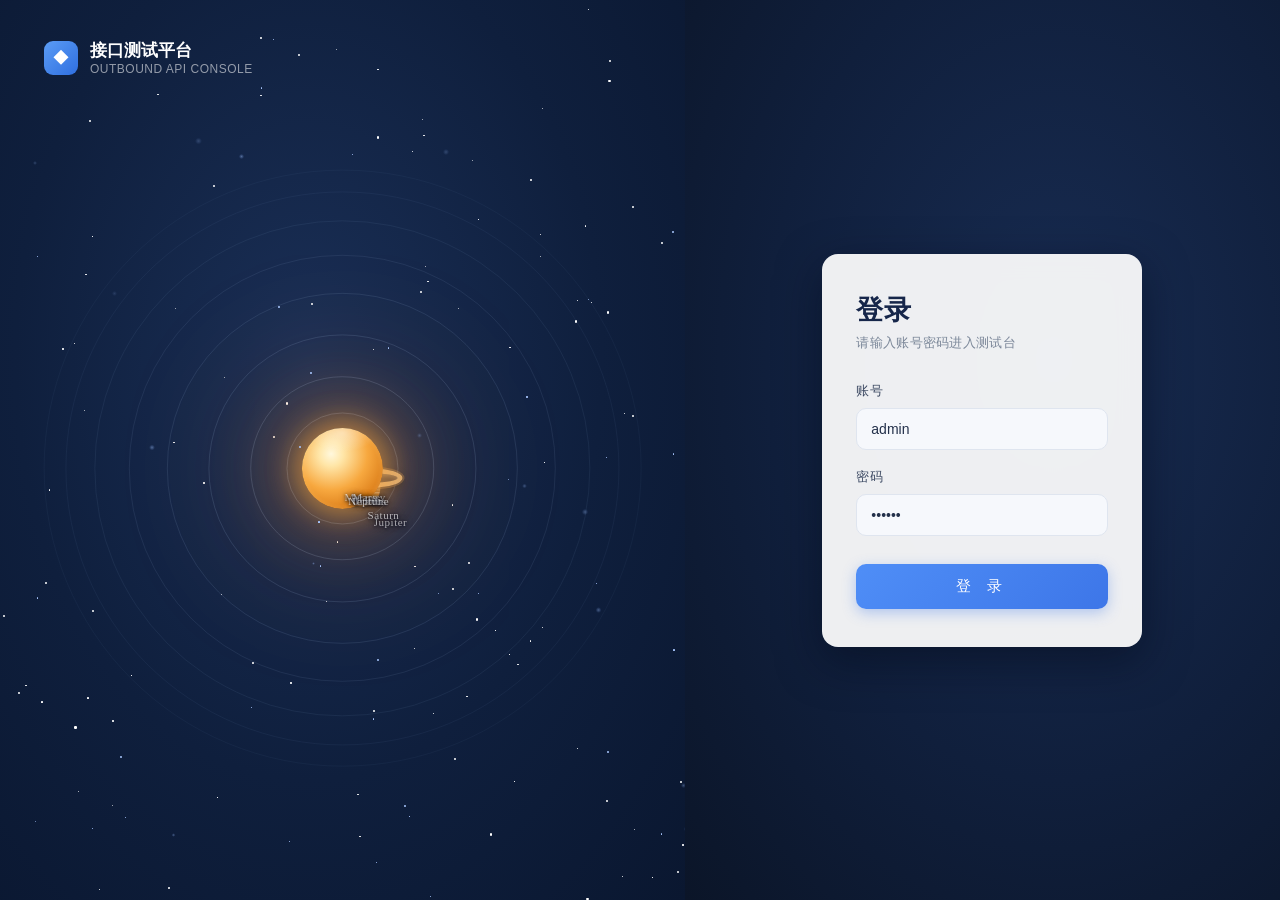
<file: login-bg-preview.html>
﻿<!DOCTYPE html>
<html lang="zh-CN">
<head>
<meta charset="UTF-8">
<meta name="viewport" content="width=device-width, initial-scale=1.0">
<title>接口测试平台 - 登录</title>
<link rel="stylesheet" href="api_test_platform/api_test_platform/static/login.css">
</head>
<body>
<div class="page">

  <div class="space">
    <div class="brand">
      <div class="dot">◆</div>
      <div>
        <h1>接口测试平台</h1>
        <p>OUTBOUND API CONSOLE</p>
      </div>
    </div>

    <div class="stars" id="stars"></div>

    <div class="shooting-star"></div>
    <div class="shooting-star s2"></div>

    <div class="orbit-system">
      <div class="orbit" style="--o:0.221; --opa:0.30"></div>
      <div class="orbit" style="--o:0.364; --opa:0.24"></div>
      <div class="orbit" style="--o:0.529; --opa:0.19"></div>
      <div class="orbit" style="--o:0.693; --opa:0.15"></div>
      <div class="orbit" style="--o:0.843; --opa:0.12"></div>
      <div class="orbit" style="--o:0.979; --opa:0.09"></div>
      <div class="orbit" style="--o:1.093; --opa:0.07"></div>
      <div class="orbit" style="--o:1.179; --opa:0.055"></div>

      <div class="sun"></div>

      <!-- 水星 -->
      <div class="orbit-planet" style="--r:62; --dur:8s; --delay:-0.7s; --ly:16px;">
        <div class="planet" style="width:5.5px;height:5.5px;background:radial-gradient(circle at 35% 30%,#f5f7fa 0%,#c9cdd3 45%,#8a9098 75%,#5d626a 100%);"></div>
        <div class="planet-label">Mercury</div>
      </div>
      <!-- 金星 -->
      <div class="orbit-planet" style="--r:102; --dur:14s; --delay:-4.9s; --ly:16px;">
        <div class="planet" style="width:9px;height:9px;background:radial-gradient(circle at 35% 30%,#ffedc9 0%,#eecb86 45%,#c79b54 75%,#97713a 100%);"></div>
        <div class="planet-label">Venus</div>
      </div>
      <!-- 地球 -->
      <div class="orbit-planet" style="--r:148; --dur:22s; --delay:-12.5s; --ly:17px;">
        <div class="planet" style="width:10px;height:10px;background:radial-gradient(circle at 35% 30%,#a8d8f4 0%,#5b9bd6 45%,#2e6bab 78%,#1b4a7d 100%);"></div>
        <div class="planet-label">Earth</div>
      </div>
      <!-- 火星 -->
      <div class="orbit-planet" style="--r:194; --dur:34s; --delay:-28.3s; --ly:15px;">
        <div class="planet" style="width:7px;height:7px;background:radial-gradient(circle at 35% 30%,#ee9a78 0%,#cf5f40 45%,#9a3c24 75%,#6e2917 100%);"></div>
        <div class="planet-label">Mars</div>
      </div>
      <!-- 木星(最大) -->
      <div class="orbit-planet" style="--r:236; --dur:60s; --delay:-11.7s; --ly:29px;">
        <div class="planet" style="width:38px;height:38px;background:radial-gradient(circle at 35% 28%,rgba(255,255,255,0.5),rgba(255,255,255,0) 50%),repeating-linear-gradient(180deg,#e9cba0 0px,#c68f52 2px,#d9b078 3px,#b8844c 5px,#e9cba0 6px),radial-gradient(circle at 35% 30%,#f8e3c0 0%,#c68f52 60%,#7d5730 100%);"></div>
        <div class="planet-label">Jupiter</div>
      </div>
      <!-- 土星(带环) -->
      <div class="orbit-planet" style="--r:274; --dur:90s; --delay:-61s; --ly:28px;">
        <div class="planet" style="width:26px;height:26px;background:radial-gradient(circle at 35% 30%,#fbecc9 0%,#dbb078 45%,#a87f45 75%,#7a5a2e 100%);"></div>
        <div class="ring" style="width:60px;height:19px;"></div>
        <div class="planet-label">Saturn</div>
      </div>
      <!-- 天王星 -->
      <div class="orbit-planet" style="--r:306; --dur:120s; --delay:-53s; --ly:17px;">
        <div class="planet" style="width:13px;height:13px;background:radial-gradient(circle at 35% 30%,#d2f6f0 0%,#83d8cd 45%,#4da89d 78%,#2e7d73 100%);"></div>
        <div class="planet-label">Uranus</div>
      </div>
      <!-- 海王星 -->
      <div class="orbit-planet" style="--r:330; --dur:170s; --delay:-155.8s; --ly:17px;">
        <div class="planet" style="width:12px;height:12px;background:radial-gradient(circle at 35% 30%,#93a9ec 0%,#5468cf 45%,#35479e 78%,#22307a 100%);"></div>
        <div class="planet-label">Neptune</div>
      </div>
    </div>
  </div>

  <div class="login-panel">
    <div class="login-box">
      <h2>登录</h2>
      <div class="sub">请输入账号密码进入测试台</div>
      <form>
        <div class="field">
          <label>账号</label>
          <input type="text" placeholder="请输入账号" value="admin">
        </div>
        <div class="field">
          <label>密码</label>
          <input type="password" placeholder="请输入密码" value="123456">
        </div>
        <button class="login-btn" type="button">登 录</button>
      </form>
    </div>
  </div>

</div>

<script src="api_test_platform/api_test_platform/static/login.js"></script>
</body>
</html>
</file>
<file: api_test_platform/api_test_platform/static/login.css>
/* ===== 接口测试平台登录页：左侧深空太阳系插画 + 右侧登录表单 ===== */

* { margin:0; padding:0; box-sizing:border-box; }

body { font-family: -apple-system, "PingFang SC", "Microsoft YaHei", sans-serif; }

.page { display:flex; min-height:100vh; }

/* ===== 左侧深空背景 ===== */

.space {
  flex: 1.15;
  position: relative;
  overflow: hidden;
  background: radial-gradient(ellipse at 45% 40%, #1a2f56 0%, #0f1f3d 55%, #0a1730 100%);
}

.brand {
  position: absolute; top: 40px; left: 44px; z-index: 5;
  display: flex; align-items: center; gap: 12px; color: #fff;
}

.brand .dot {
  width: 34px; height: 34px; border-radius: 9px;
  background: linear-gradient(135deg, #5b9cf5, #2f6fe0);
  display:flex; align-items:center; justify-content:center;
  font-size: 16px; flex-shrink:0;
}

.brand h1 { font-size: 17px; font-weight: 600; line-height:1.3; }
.brand p { font-size: 12px; color: rgba(255,255,255,0.55); letter-spacing: 0.5px; }

/* 星星（闪烁） */
.stars { position:absolute; inset:0; }

.star {
  position:absolute; border-radius:50%; background:#fff;
  animation: twinkle 3.5s ease-in-out infinite;
}

@keyframes twinkle {
  0%, 100% { opacity: 0.25; }
  50% { opacity: 0.95; }
}

/* 星尘（细腻微光，几乎不闪） */
.stardust {
  position:absolute; border-radius:50%;
  background:#aac8ff;
  animation: dust-breathe 6s ease-in-out infinite;
}

@keyframes dust-breathe {
  0%, 100% { opacity: 0.22; }
  50% { opacity: 0.5; }
}

/* 光斑粒子（柔和微光点） */
.nebula-particle {
  position:absolute; border-radius:50%;
  background: radial-gradient(circle, rgba(160,195,255,0.9) 0%, rgba(120,160,240,0.25) 55%, transparent 75%);
}

/* 流星 */
.shooting-star {
  position:absolute; width: 90px; height: 1.5px;
  background: linear-gradient(90deg, rgba(255,255,255,0.9), rgba(255,255,255,0));
  transform: rotate(-35deg);
  opacity: 0;
  animation: shoot 6s ease-in infinite;
}

.shooting-star.s2 { animation-delay: 3.2s; top: 55%; left: 60%; width: 60px; }

@keyframes shoot {
  0% { opacity: 0; transform: translate(0,0) rotate(-35deg); }
  5% { opacity: 1; }
  20% { opacity: 0; transform: translate(-120px, 90px) rotate(-35deg); }
  100% { opacity: 0; }
}

/* ===== 太阳系：轨道 + 行星公转动画 ===== */

.orbit-system {
  position: absolute; left: 50%; top: 52%;
  transform: translate(-50%, -50%);
  width: var(--sys, 560px);
  height: var(--sys, 560px);
}

/* 轨道（同心圆，由内向外逐渐变淡的柔和渐变，细而精致） */
.orbit {
  position: absolute; left:50%; top:50%;
  border: 0.75px solid rgba(155, 185, 225, 0.85);
  border-radius: 50%;
  width: calc(var(--sys, 560px) * var(--o, 0.2));
  height: calc(var(--sys, 560px) * var(--o, 0.2));
  opacity: var(--opa, 0.2);
  transform: translate(-50%, -50%);
}

/* 太阳：居中、强光晕 + 径向光斑 */
.sun {
  position:absolute; left:50%; top:50%;
  transform: translate(-50%,-50%);
  width: calc(var(--sys, 560px) * 0.16);
  height: calc(var(--sys, 560px) * 0.16);
  border-radius:50%;
  background: radial-gradient(circle at 36% 32%, #fff8dd 0%, #ffe6a8 16%, #f7a83f 48%, #e0841f 72%, #c96a12 100%);
  box-shadow:
    0 0 28px 6px rgba(255,172,60,0.55),
    0 0 72px 26px rgba(255,150,50,0.30),
    0 0 140px 60px rgba(255,130,40,0.16);
  z-index: 3;
}

/* 柔和径向光斑（高光 + 星芒感） */
.sun::before {
  content:''; position:absolute; inset:0; border-radius:50%;
  background:
    radial-gradient(ellipse 60% 34% at 50% 6%, rgba(255,255,255,0.45), transparent 70%),
    radial-gradient(circle at 50% 50%, transparent 62%, rgba(255,220,150,0.22) 78%, transparent 96%);
}

/* 行星公转容器：绕太阳系中心旋转 */
.orbit-planet {
  position:absolute; left:50%; top:50%;
  width:0; height:0;
  --rpx: calc(var(--r, 100) * var(--scale, 1) * 1px);
  animation: revolve linear infinite;
  animation-duration: var(--dur, 20s);
  animation-delay: var(--delay, 0s);
}

@keyframes revolve {
  from { transform: rotate(0deg); }
  to { transform: rotate(360deg); }
}

/* 行星本体：定位在半径点，反向自转补偿，2.5D 高光暗部 */
.orbit-planet .planet {
  position:absolute; left:0; top:0;
  border-radius:50%;
  animation: revolve-planet linear infinite;
  animation-duration: var(--dur, 20s);
  animation-delay: var(--delay, 0s);
}

@keyframes revolve-planet {
  from { transform: translateX(var(--rpx)) translate(-50%,-50%) rotate(0deg); }
  to { transform: translateX(var(--rpx)) translate(-50%,-50%) rotate(-360deg); }
}

/* 行星名称：由 JS 定位到行星正下方，始终水平清晰 */
.planet-label {
  position:absolute; left:0; top:0;
  font-size: 11px; color: rgba(255,255,255,0.65);
  letter-spacing: 0.5px; white-space:nowrap;
  font-family: Georgia, 'Times New Roman', serif;
  text-shadow: 0 1px 3px rgba(4,10,26,0.9), 0 0 6px rgba(4,10,26,0.6);
  pointer-events: none;
}

/* 土星环：加厚 + 立体光影，随行星平移保持固定倾角 */
.orbit-planet .ring {
  position:absolute; left:0; top:0;
  border-radius:50%;
  border: 5px solid rgba(233,196,138,0.9);
  box-shadow:
    0 0 0 2px rgba(190,150,95,0.35),
    inset 0 0 8px rgba(120,85,45,0.55),
    inset 0 2px 5px rgba(255,235,190,0.5),
    0 3px 8px rgba(0,0,0,0.45);
  animation: revolve-ring linear infinite;
  animation-duration: var(--dur, 20s);
  animation-delay: var(--delay, 0s);
}

@keyframes revolve-ring {
  from { transform: translateX(var(--rpx)) translate(-50%,-50%) rotate(-20deg); }
  to { transform: translateX(var(--rpx)) translate(-50%,-50%) rotate(-380deg); }
}

/* ===== 右侧登录表单（深空渐变背景 + 白色毛玻璃卡片，表单元素原样保留） ===== */

.login-panel {
  flex: 1; display:flex; align-items:center; justify-content:center;
  background: radial-gradient(ellipse at 62% 40%, #182c52 0%, #101f3c 55%, #0b1528 100%);
}

.login-box {
  width: 320px;
  padding: 38px 34px;
  border-radius: 16px;
  background: rgba(255,255,255,0.93);
  box-shadow: 0 14px 44px rgba(4,10,26,0.5);
  backdrop-filter: blur(12px);
  -webkit-backdrop-filter: blur(12px);
}

.login-box h2 {
  font-size: 27px; font-weight: 700; letter-spacing: 0.5px;
  color: #16264a; margin-bottom: 6px;
}
.login-box .sub {
  font-size: 13px; color: #7b8799; letter-spacing: 0.3px; margin-bottom: 30px;
}

.login-error {
  background:rgba(255,107,107,.08);
  color:#d9534f;
  border:1px solid rgba(255,107,107,.3);
  padding:9px 12px;
  border-radius:8px;
  font-size:12.5px;
  margin-bottom:18px;
}

.field { margin-bottom: 18px; }
.field label {
  display:block; font-size: 13px; color:#3d4a63;
  margin-bottom:8px; font-weight:500; letter-spacing: 0.4px;
}
.field input {
  width:100%; padding: 12px 14px; border-radius:10px;
  border:1px solid #dfe5ef; background:#f6f8fc;
  font-size:14px; color:#23304a; font-family:inherit;
  transition: border-color .2s ease, box-shadow .2s ease, background .2s ease;
}
.field input::placeholder { color:#a9b4c6; }
.field input:focus {
  outline:none; border-color:#4f8ef7; background:#fff;
  box-shadow: 0 0 0 3px rgba(79,142,247,.15);
}

.login-btn {
  width:100%; padding:13px; margin-top:10px; border:none; border-radius:10px;
  background: linear-gradient(135deg, #4f8ef7, #3d76e8);
  color:#fff; font-size:15px; font-weight:500; letter-spacing: 6px; cursor:pointer;
  box-shadow: 0 4px 14px rgba(61,118,232,.35);
  transition: transform .15s ease, box-shadow .2s ease;
}
.login-btn:hover {
  background: linear-gradient(135deg, #5f9dfa, #4a84ef);
  box-shadow: 0 6px 18px rgba(61,118,232,.45);
  transform: translateY(-1px);
}

/* ===== 移动端适配 ===== */

@media (max-width: 820px) {
  .space { display:none; }
  .page { justify-content:center; }
}
</file>
